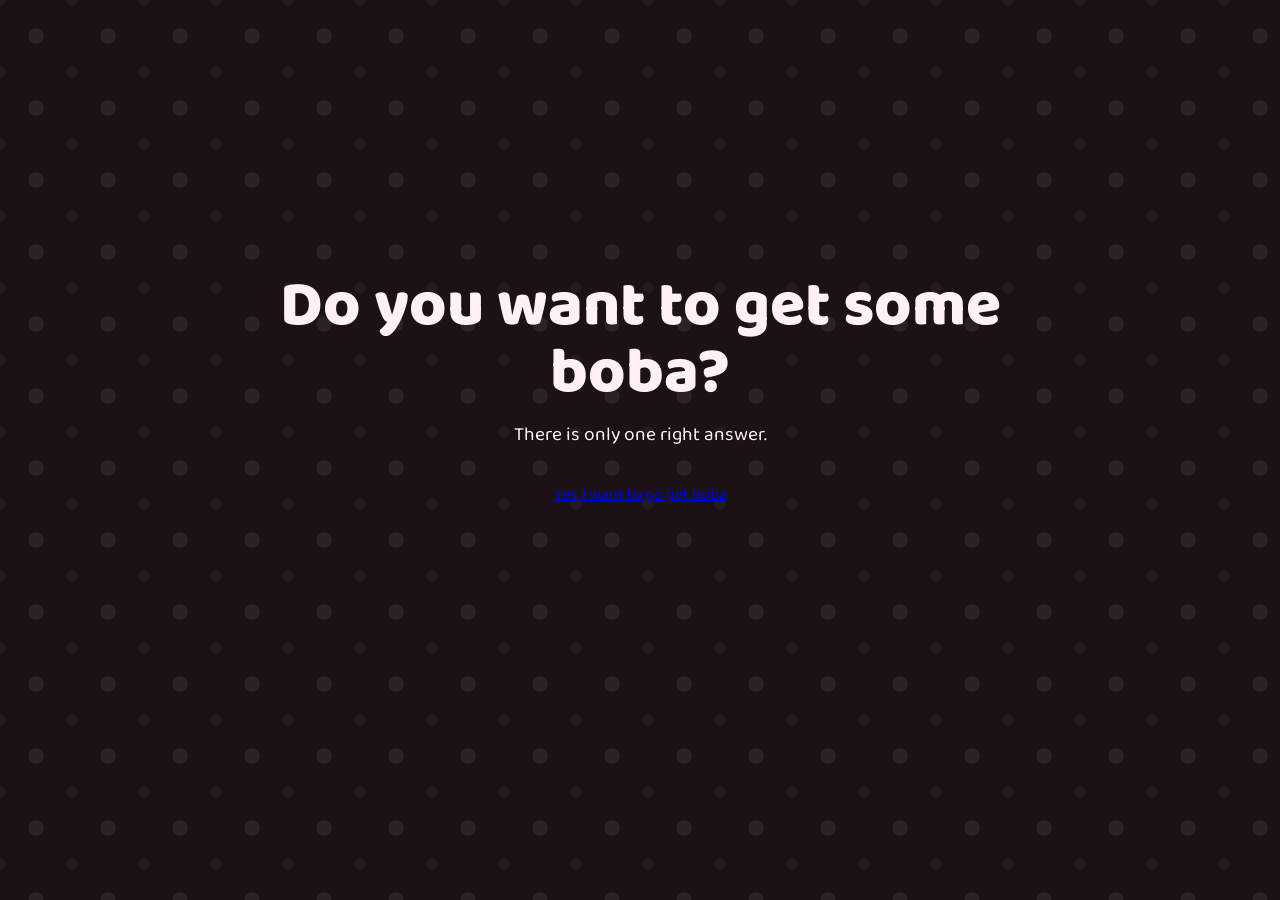
<file: index.html>
<!DOCTYPE html>
<html lang="en">
    <head>
        <meta charset="UTF-8">
        <meta name="viewport" content="width=device-width, initial-scale=1.0">
        <title>Boba???</title>
        <link rel="preconnect" href="https://fonts.googleapis.com">
  <link rel="preconnect" href="https://fonts.gstatic.com" crossorigin>
  <link href="https://fonts.googleapis.com/css2?family=Baloo+2:wght@500;700;800&display=swap" rel="stylesheet">
  <link rel="stylesheet" href="Style.css">
</head>
<body>
    <main>
        <h1>Do you want to get some boba?</h1>
        <p class="sub"> There is only one right answer.</p>
         <div class="go-slot">
      <a id="go" class="btn" href="flavour.html">Yes, I want to go get boba</a>
    </div>
    <p id="count" class="count"></p>
    </main>
     <script>
    const btn = document.getElementById("go");
    const counter = document.getElementById("count");
    const MAX_DODGES = 8;   // how many times it escapes before you catch it
    let dodges = 0;

    function dodge() {
      if (dodges >= MAX_DODGES) return;

      const r = btn.getBoundingClientRect();
       // first dodge: pin the button where it is, then let it run
      if (!btn.classList.contains("running")) {
        btn.style.left = r.left + "px";
        btn.style.top = r.top + "px";
        btn.classList.add("running");
        btn.offsetWidth; // force a reflow so the first move animates
      }

      // pick a new spot that is far from the current one
      const pad = 16;
      const maxX = Math.max(pad, window.innerWidth - r.width - pad);
      const maxY = Math.max(pad, window.innerHeight - r.height - pad);
      let x, y, tries = 0;
      do {
        x = pad + Math.random() * (maxX - pad);
        y = pad + Math.random() * (maxY - pad);
        tries++;
      } while (tries < 25 && Math.hypot(x - r.left, y - r.top) < 220);

      btn.style.left = x + "px";
      btn.style.top = y + "px";

      dodges++;
      counter.textContent = "It has escaped " + dodges + (dodges === 1 ? " time." : " times.");

      if (dodges >= MAX_DODGES) {
        btn.textContent = "Okay, you earned it. Go ahead!";
        btn.classList.add("caught");
        counter.textContent = "You caught it after " + dodges + " escapes.";
      }
    }

    // pointerenter covers mouse and touch; keyboard users can still Tab to it and press Enter
    btn.addEventListener("pointerenter", dodge);
  </script>
</body>
</html>
</file>
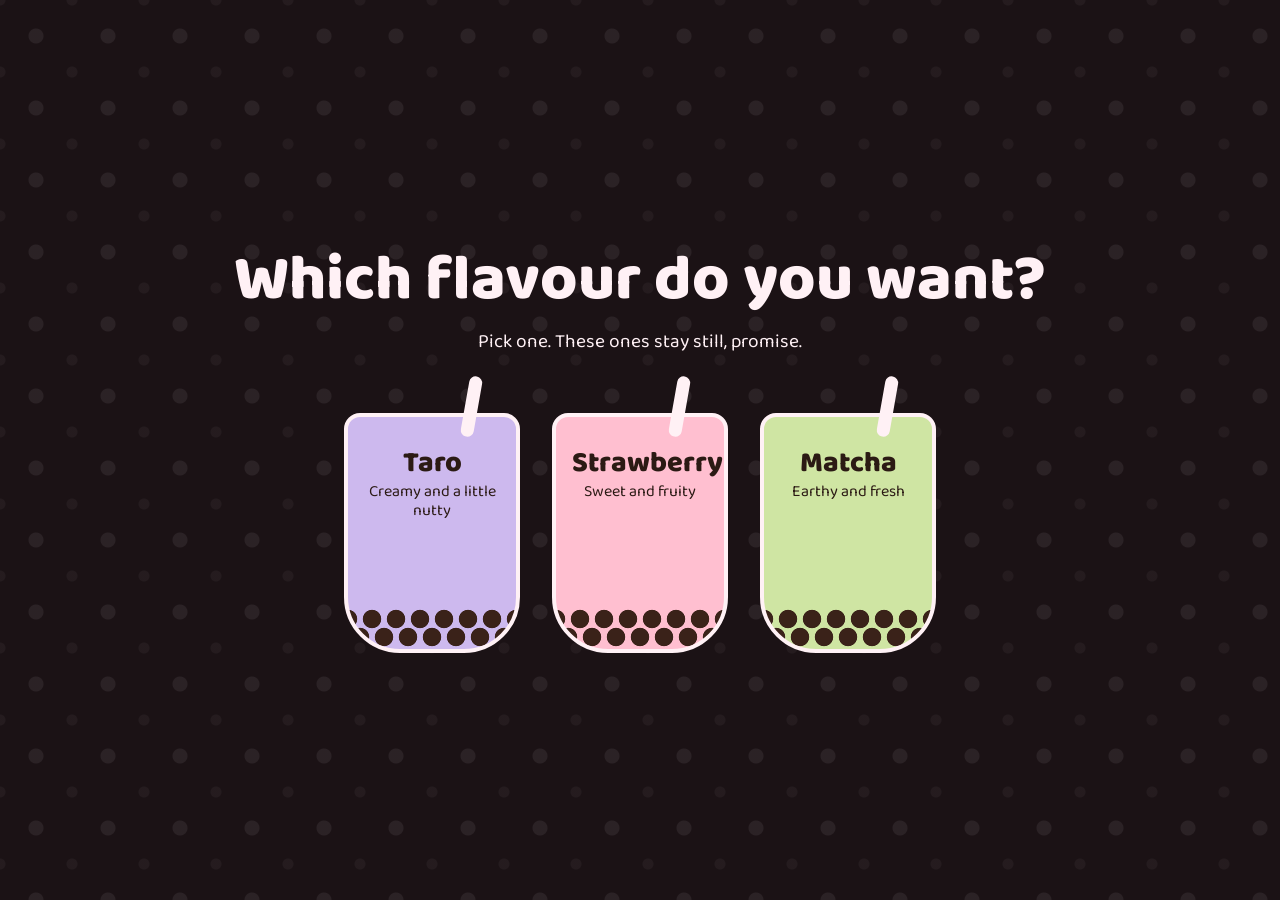
<file: flavour.html>
<!DOCTYPE html>
<html lang="en">
<head>
  <meta charset="UTF-8">
  <meta name="viewport" content="width=device-width, initial-scale=1">
  <title>Pick your flavour</title>
  <link rel="preconnect" href="https://fonts.googleapis.com">
  <link rel="preconnect" href="https://fonts.gstatic.com" crossorigin>
  <link href="https://fonts.googleapis.com/css2?family=Baloo+2:wght@500;700;800&display=swap" rel="stylesheet">
  <link rel="stylesheet" href="Style.css">
</head>
<body>
  <main>
    <h1>Which flavour do you want?</h1>
    <p class="sub">Pick one. These ones stay still, promise.</p>

    <nav class="cups" aria-label="Boba flavours">
      <a class="cup taro" href="ingredients.html#taro">
        <span class="name">Taro</span>
        <span class="note">Creamy and a little nutty</span>
      </a>
      <a class="cup strawberry" href="ingredients.html#strawberry">
        <span class="name">Strawberry</span>
        <span class="note">Sweet and fruity</span>
      </a>
      <a class="cup matcha" href="ingredients.html#matcha">
        <span class="name">Matcha</span>
        <span class="note">Earthy and fresh</span>
      </a>
    </nav>
  </main>
</body>
</html>
</file>
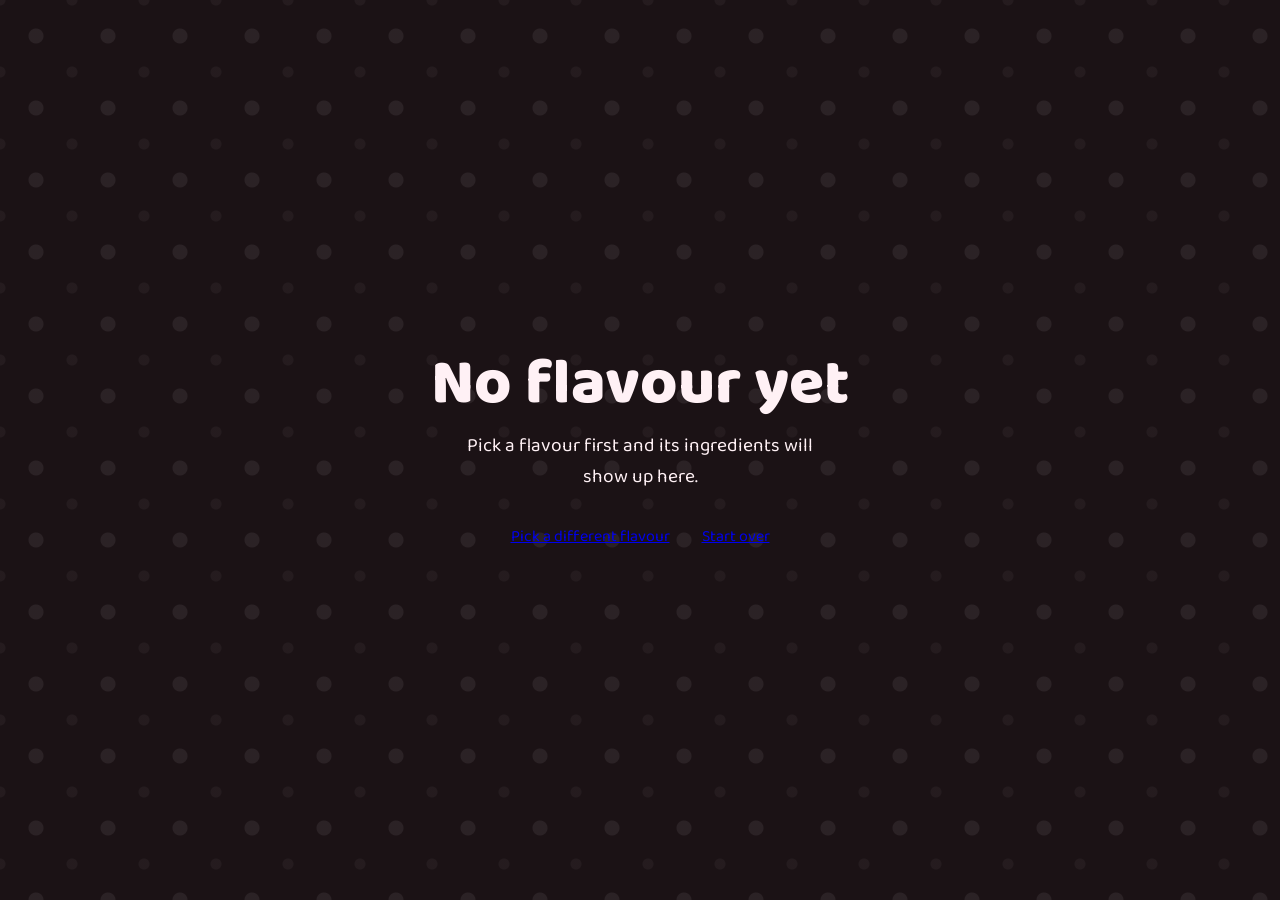
<file: ingredients.html>
<!DOCTYPE html>
<html lang="en">
<head>
  <meta charset="UTF-8">
  <meta name="viewport" content="width=device-width, initial-scale=1">
  <title>Your boba ingredients</title>
  <link rel="preconnect" href="https://fonts.googleapis.com">
  <link rel="preconnect" href="https://fonts.gstatic.com" crossorigin>
  <link href="https://fonts.googleapis.com/css2?family=Baloo+2:wght@500;700;800&display=swap" rel="stylesheet">
  <link rel="stylesheet" href="Style.css">
</head>
<body>
  <main>
    <!-- Shown only when no flavour was picked (for example, if someone opens this page directly) -->
    <section class="fallback">
      <h1>No flavour yet</h1>
      <p class="sub">Pick a flavour first and its ingredients will show up here.</p>
    </section>

    <!-- Only the recipe matching the link (#taro, #strawberry or #matcha) is shown -->
    <article class="recipe" id="taro">
      <h2>Taro boba</h2>
      <p>Makes one cup.</p>
      <ul>
        <li>3 tbsp taro powder (or mashed cooked taro root)</li>
        <li>1 cup milk (or oat milk)</li>
        <li>1/4 cup cooked tapioca pearls</li>
        <li>1 tbsp brown sugar syrup</li>
        <li>A cup of ice cubes</li>
      </ul>
      <p>Serve over ice with a wide straw.</p>
    </article>

    <article class="recipe" id="strawberry">
      <h2>Strawberry boba</h2>
      <p>Makes one cup.</p>
      <ul>
        <li>1/2 cup strawberries, fresh or frozen</li>
        <li>1 cup milk</li>
        <li>1/4 cup cooked tapioca pearls</li>
        <li>1 tbsp sugar syrup</li>
        <li>A cup of ice cubes</li>
      </ul>
      <p>Serve over ice with a wide straw.</p>
    </article>

    <article class="recipe" id="matcha">
      <h2>Matcha boba</h2>
      <p>Makes one cup.</p>
      <ul>
        <li>1 tsp matcha powder</li>
        <li>2 tbsp hot water, to whisk the matcha</li>
        <li>1 cup milk</li>
        <li>1/4 cup cooked tapioca pearls</li>
        <li>1 tbsp honey or brown sugar syrup</li>
        <li>A cup of ice cubes</li>
      </ul>
      <p>Serve over ice with a wide straw.</p>
    </article>

    <div class="nav-links">
      <a class="link" href="flavour.html">Pick a different flavour</a>
      <a class="link" href="index.html">Start over</a>
    </div>
  </main>
</body>
</html>
</file>
<file: Style.css>
/* Boba site: shared styles for index.html, flavour.html, ingredients.html*/

:root {
    --ink: #fff1f5;
    --pearl: #3a2219;
    --milk: #1b1215;
    --taro: #cdb9ee;
    --taro-deep: #5b3f94;
    --strawberry: #ffbfd0;
    --strawberry-deep: #b8284f;
    --matcha: #cfe5a3;
    --matcha-deep: #43611a;
    --bg: var(--milk);

}

*{ box-sizing: border-box;}

body {
    margin: 0;
    min-height: 100vh;
    display: grid;
    place-items: center;
    padding: 2rem 1.25rem;
    font-family: "baloo 2", "Trebucht MS", system-ui, sans-serif;
    color: var(--ink);
    color: var(--ink);
    background-color: var(--bg);
    /*scatterd tapioca pearls */
    background-image:
            radial-gradient(circle, rgba(255, 241, 245, 0.07) 0 7px, transparent 8px),
            radial-gradient(circle, rgba(255, 241, 245, 0.045) 0 5px, transparent 6px);
    background-size: 72px 72px;
    background-position: 0 0, 36px 36px;
    transition: background-color 0.3s;
    
}

main {
    width: min(100%, 54rem);
    text-align: center;
}

h1 {
    margin: 0 0 0.75rem;
    font-size: clamp(2.2rem, 6vw, 4rem);
    font-weight: 800;
    line-height: 1.05;

}

.sub {
    max-width: 34ch;
    margin: 0 auto 2rem;
    font-size: 1.2rem;

}

/* ---------- Buttons and links ---------- 8/

.btn {
display: inline-block;
padding: 0.9rem 1.8rem;
border: 0;
border-radius: 999px;
background: var(--ink);
color: #2b1a14;
font: inherit;
font-size: 1.25rem;
font-weight: 700;
text-decoration: none;
cursor: pointer;
box-shadow: 0 6px 0 #a8949b;
}

.btn:active {
    transform: translateY(4px);
    box-shadow: 0 2px 0 #a8949b;
}

.btn:focus-visible,
.cup:focus-visible,
.link:focus-visible {
    outline: 4px solid var(--ink);
    outline-offset: 4px;
}

.link {
color: var(--ink)
font-weight: 700;
}
 

/* ---------- Page 1: the runaway button ---------- */

/* keeps the layout from collapsing when the buton leaves its spot */
.go-slot { height: 5rem;}

/* the script adds .runing the first time the button dodges */
#go.running {
    position: fixed;
    z-index: 10;
    white-space: nowrap;
    transition: left 0.2s ease-out, top 0.2s ease-out;
}

#go.caught { background: var(--matcha); }

.count {
    min-height: 1.5rem;
    margin-top: 1.5rem;
    font-size: 1.1rem;

}

/* ---------- Page 2: flavour cups ---------- */

.cups {
    display: flex;
    flex-wrap: wrap;
    justify-content: center;
    gap: 3rem 2rem;
    margin-top: 3.5rem;
}

.cup {
    position: relative;
    display: flex;
    flex-direction: column;
    gap: 0.25rem;
    width: 11rem;
    height: 15rem;
    padding: 2rem 1rem 0;
    border: 4px solid var(--ink);
    border-radius: 1rem 1rem 3.5rem 3.5rem;
     color: #2b1a14;
    text-decoration: none;
    transition: transform 0.2s;
    /* two rows of pearls at the bottom of the cup */
    background-image:
        radial-gradient(circle, var(--pearl) 0 0.55rem, transparent 0.6rem),
    radial-gradient(circle, var(--pearl) 0 0.55rem, transparent 0.6rem);
  background-size: 1.5rem 1.5rem, 1.5rem 1.5rem;
  background-position: 0 100%, 0.75rem calc(100% - 1.1rem);
  background-repeat: repeat-x;
}

/* straw */
.cup::before {
  content: "";
  position: absolute;
  top: -2.6rem;
  right: 2.4rem;
  width: 0.8rem;
  height: 3.8rem;
  border-radius: 0.4rem;
  background: var(--ink);
  transform: rotate(10deg);
}

.cup:hover,
.cup:focus-visible {
   transform: translateY(-8px) rotate(-1.5deg);
}

.cup .name { font-size: 1.8rem; font-weight: 800; line-height: 1; }
.cup .note { font-size: 1rem; line-height: 1.2; }
 
.cup.taro { background-color: var(--taro); }
.cup.strawberry { background-color: var(--strawberry); }
.cup.matcha { background-color: var(--matcha); }


/* ---------- Page 3: ingredient lists ---------- */
 
/* each recipe stays hidden until the link ingredients.html#taro (etc.) targets it */
.recipe { display: none; }
.recipe:target { display: block; }
 
.fallback { display: block; }
body:has(.recipe:target) .fallback { display: none; }

/* the page takes on the colour of the chosen flavour */
body:has(#taro:target) { --bg: color-mix(in srgb, var(--taro) 22%, #1b1215); }
body:has(#strawberry:target) { --bg: color-mix(in srgb, var(--strawberry) 22%, #1b1215); }
body:has(#matcha:target) { --bg: color-mix(in srgb, var(--matcha) 22%, #1b1215); }

.recipe {
    max-width: 30rem;
    margin: 0 auto;
    padding: 2rem 2rem 1.75rem;
    border: 4px solid var(--ink);
    border-radius: 1.5rem;
    background: #2a1c21;
    text-align: left;
}

.recipe h2 { margin: 0 0 0.25rem; font-size: 2.2rem; font-weight: 800; line-height: 1.1; }
#taro h2 { color: var(--taro); }
#strawberry h2 { color: var(--strawberry); }
#matcha h2 { color: var(--matcha); }
.recipe p { margin: 0 0 1rem; }
 
.recipe ul {
  margin: 0 0 1rem;
  padding: 0;
  list-style: none;
}
 
.recipe li {
  position: relative;
  padding: 0.3rem 0 0.3rem 1.8rem;
  font-size: 1.15rem;
}
 
.recipe li::before {
  content: "";
  position: absolute;
  left: 0.2rem;
  top: 0.85rem;
  width: 0.8rem;
  height: 0.8rem;
  border-radius: 50%;
    background: var(--ink);
}
 
.nav-links {
  display: flex;
  flex-wrap: wrap;
  justify-content: center;
  gap: 0.5rem 2rem;
  margin-top: 2rem;
}
 
@media (prefers-reduced-motion: reduce) {
  #go.running, .cup, body { transition: none; }
}
</file>
